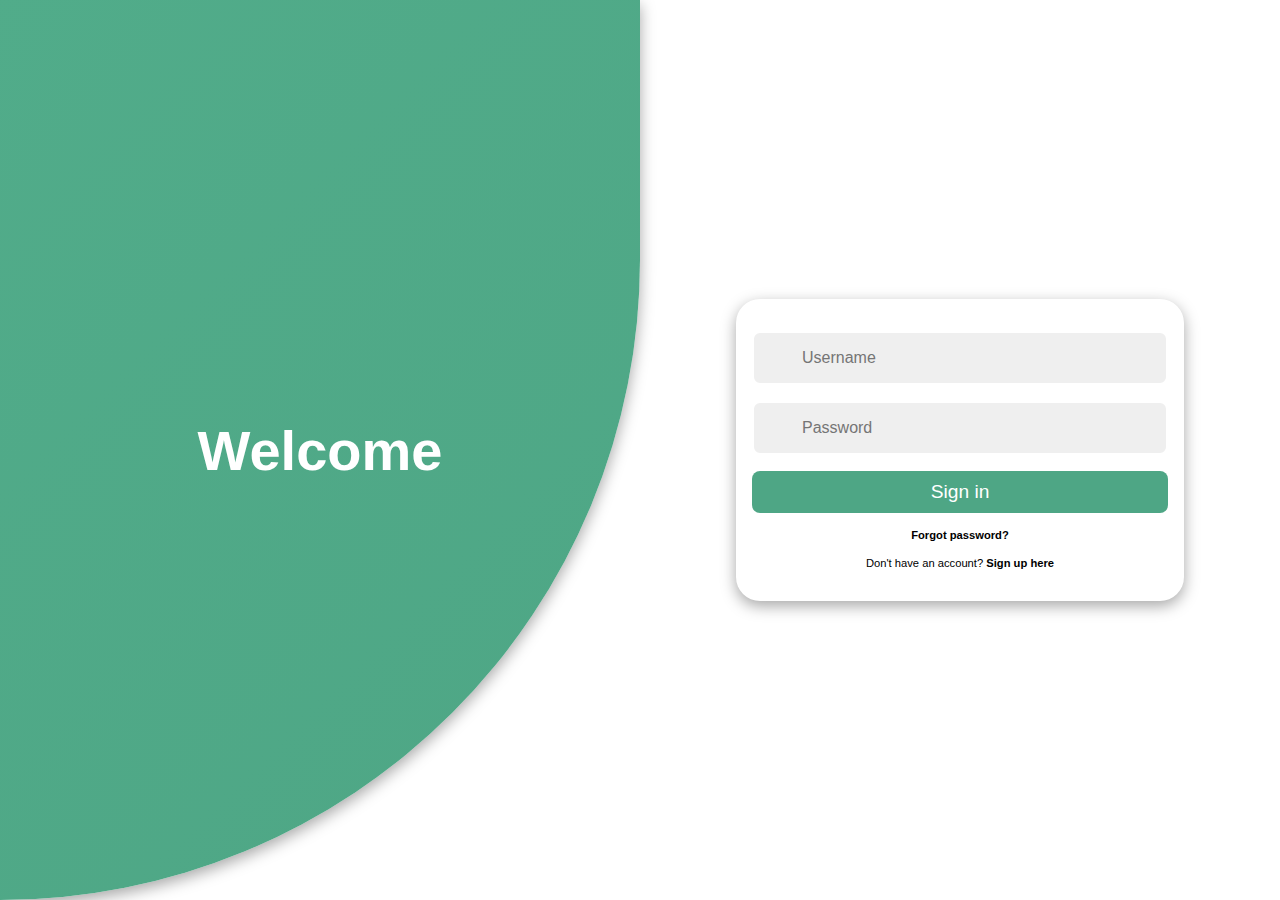
<file: index.html>
<!DOCTYPE html>
<html lang="en">

<head>
    <meta charset="UTF-8">
    <meta http-equiv="X-UA-Compatible" content="IE=edge">
    <meta name="viewport" content="width=device-width, initial-scale=1.0">
    <link rel="stylesheet" href="style.css">
    <title>Account</title>
</head>

<body>
    <div id="container" class="container">
        <!-- FORM SECTION -->
        <div class="row">
            <!-- SIGN UP -->
            <div class="col align-items-center flex-col sign-up">
                <div class="form-wrapper align-items-center">
                    <form action="/" method="post" class="form sign-up">
                        <div class="input-group">
                            <i class='bx bxs-user'></i>
                            <input type="text" placeholder="Username">
                        </div>
                        <div class="input-group">
                            <i class='bx bx-mail-send'></i>
                            <input type="email" placeholder="Email">
                        </div>
                        <div class="input-group">
                            <i class='bx bxs-lock-alt'></i>
                            <input type="password" placeholder="Password">
                        </div>
                        <div class="input-group">
                            <i class='bx bxs-lock-alt'></i>
                            <input type="password" placeholder="Confirm password">
                        </div>
                        <button>
                            Sign up
                        </button>
                        <p>
                            <span>
                                Already have an account?
                            </span>
                            <b onclick="toggle()" class="pointer">
                                Sign in here
                            </b>
                        </p>
                    </form>
                </div>
            </div>
            <!-- END SIGN UP -->
            <!-- SIGN IN -->
            <div class="col align-items-center flex-col sign-in">
                <div class="form-wrapper align-items-center">
                    <div class="form sign-in">
                        <div class="input-group">
                            <i class='bx bxs-user'></i>
                            <input type="text" placeholder="Username">
                        </div>
                        <div class="input-group">
                            <i class='bx bxs-lock-alt'></i>
                            <input type="password" placeholder="Password">
                        </div>
                        <button>
                            Sign in
                        </button>
                        <p>
                            <b>
                                Forgot password?
                            </b>
                        </p>
                        <p>
                            <span>
                                Don't have an account?
                            </span>
                            <b onclick="toggle()" class="pointer">
                                Sign up here
                            </b>
                        </p>
                    </div>
                </div>
                <div class="form-wrapper">

                </div>
            </div>
            <!-- END SIGN IN -->
        </div>
        <!-- END FORM SECTION -->
        <!-- CONTENT SECTION -->
        <div class="row content-row">
            <!-- SIGN IN CONTENT -->
            <div class="col align-items-center flex-col">
                <div class="text sign-in">
                    <h2 class="welcome">
                        Welcome
                    </h2>

                </div>
                <div class="img sign-in">

                </div>
            </div>
            <!-- END SIGN IN CONTENT -->
            <!-- SIGN UP CONTENT -->
            <div class="col align-items-center flex-col">
                <div class="img sign-up">

                </div>
                <div class="text sign-up">
                    <h2>
                        Join with us
                    </h2>

                </div>
            </div>
            <!-- END SIGN UP CONTENT -->
        </div>
        <!-- END CONTENT SECTION -->
    </div>

    <script>
        let container = document.getElementById('container')

        toggle = () => {
            container.classList.toggle('sign-in')
            container.classList.toggle('sign-up')
        }

        setTimeout(() => {
            container.classList.add('sign-in')
        }, 200)
    </script>
</body>

</html>
</file>
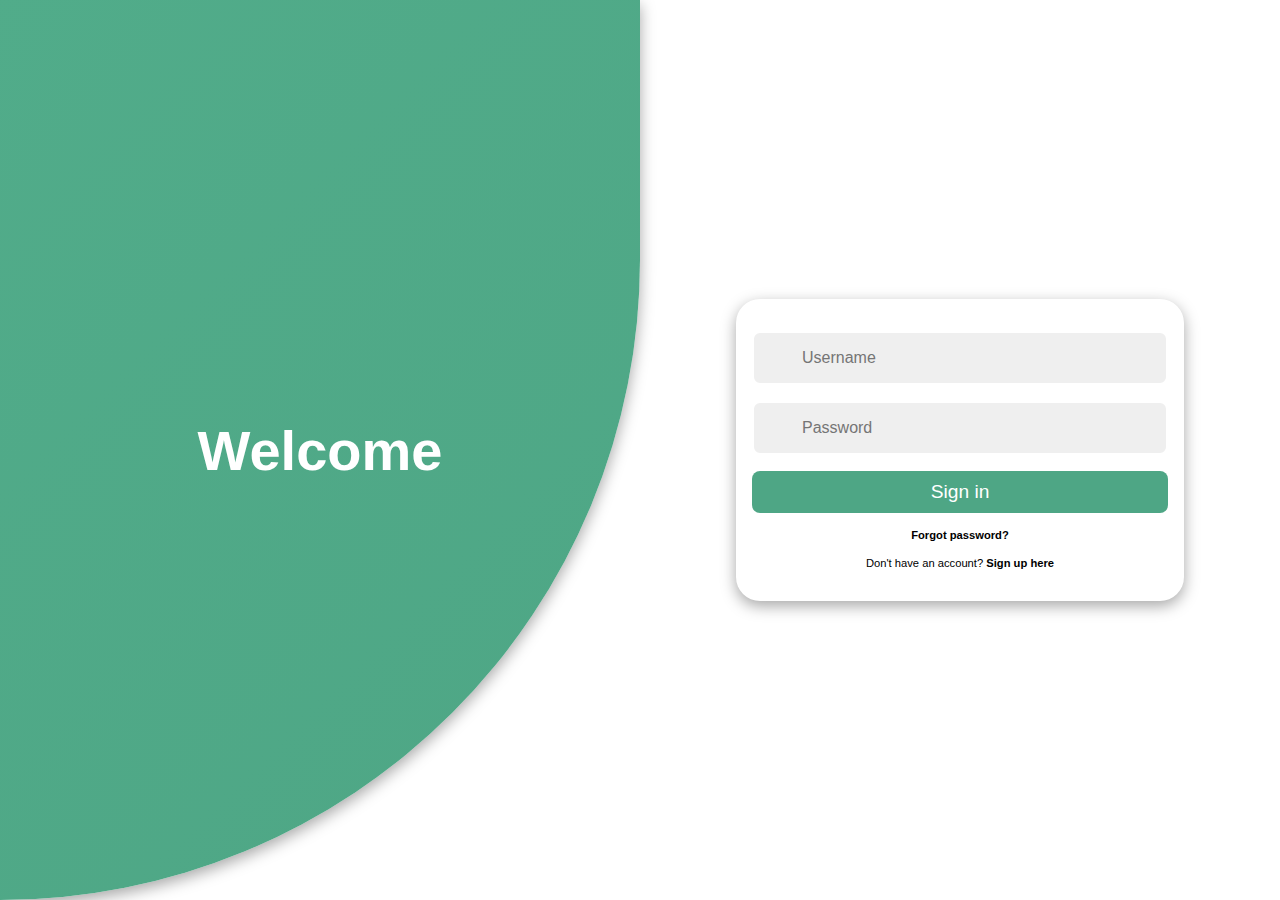
<file: login/index.html>
<!DOCTYPE html>
<html lang="en">

<head>
    <meta charset="UTF-8">
    <meta http-equiv="X-UA-Compatible" content="IE=edge">
    <meta name="viewport" content="width=device-width, initial-scale=1.0">
    <link rel="stylesheet" href="style.css">
    <title>Account</title>
</head>

<body>
    <div id="container" class="container">
        <!-- FORM SECTION -->
        <div class="row">
            <!-- SIGN UP -->
            <div class="col align-items-center flex-col sign-up">
                <div class="form-wrapper align-items-center">
                    <div class="form sign-up">
                        <div class="input-group">
                            <i class='bx bxs-user'></i>
                            <input type="text" placeholder="Username">
                        </div>
                        <div class="input-group">
                            <i class='bx bx-mail-send'></i>
                            <input type="email" placeholder="Email">
                        </div>
                        <div class="input-group">
                            <i class='bx bxs-lock-alt'></i>
                            <input type="password" placeholder="Password">
                        </div>
                        <div class="input-group">
                            <i class='bx bxs-lock-alt'></i>
                            <input type="password" placeholder="Confirm password">
                        </div>
                        <button>
                            Sign up
                        </button>
                        <p>
                            <span>
                                Already have an account?
                            </span>
                            <b onclick="toggle()" class="pointer">
                                Sign in here
                            </b>
                        </p>
                    </div>
                </div>

            </div>
            <!-- END SIGN UP -->
            <!-- SIGN IN -->
            <div class="col align-items-center flex-col sign-in">
                <div class="form-wrapper align-items-center">
                    <div class="form sign-in">
                        <div class="input-group">
                            <i class='bx bxs-user'></i>
                            <input type="text" placeholder="Username">
                        </div>
                        <div class="input-group">
                            <i class='bx bxs-lock-alt'></i>
                            <input type="password" placeholder="Password">
                        </div>
                        <button>
                            Sign in
                        </button>
                        <p>
                            <b>
                                Forgot password?
                            </b>
                        </p>
                        <p>
                            <span>
                                Don't have an account?
                            </span>
                            <b onclick="toggle()" class="pointer">
                                Sign up here
                            </b>
                        </p>
                    </div>
                </div>
                <div class="form-wrapper">

                </div>
            </div>
            <!-- END SIGN IN -->
        </div>
        <!-- END FORM SECTION -->
        <!-- CONTENT SECTION -->
        <div class="row content-row">
            <!-- SIGN IN CONTENT -->
            <div class="col align-items-center flex-col">
                <div class="text sign-in">
                    <h2 class="welcome">
                        Welcome
                    </h2>

                </div>
                <div class="img sign-in">

                </div>
            </div>
            <!-- END SIGN IN CONTENT -->
            <!-- SIGN UP CONTENT -->
            <div class="col align-items-center flex-col">
                <div class="img sign-up">

                </div>
                <div class="text sign-up">
                    <h2>
                        Join with us
                    </h2>

                </div>
            </div>
            <!-- END SIGN UP CONTENT -->
        </div>
        <!-- END CONTENT SECTION -->
    </div>

    <script>
        let container = document.getElementById('container')

        toggle = () => {
            container.classList.toggle('sign-in')
            container.classList.toggle('sign-up')
        }

        setTimeout(() => {
            container.classList.add('sign-in')
        }, 200)
    </script>
</body>

</html>
</file>
<file: style.css>
:root {
    --primary-color: #4EA685;
    --secondary-color: #57B894;
    --black: #000000;
    --white: #ffffff;
    --gray: #efefef;
    --gray-2: #757575;

    --facebook-color: #4267B2;
    --google-color: #DB4437;
    --twitter-color: #1DA1F2;
    --insta-color: #E1306C;
}

@import url('https://fonts.googleapis.com/css2?family=Poppins:wght@200;300;400;500;600&display=swap');

* {
    font-family: 'Poppins', sans-serif;
    margin: 0;
    padding: 0;
    box-sizing: border-box;
}

html,
body {
    height: 100vh;
    overflow: hidden;
}

.container {
    position: relative;
    min-height: 100vh;
    overflow: hidden;
}

.row {
    display: flex;
    flex-wrap: wrap;
    height: 100vh;
}

.col {
    width: 50%;
}

.align-items-center {
    display: flex;
    align-items: center;
    justify-content: center;
    text-align: center;
}

.form-wrapper {
    width: 100%;
    max-width: 28rem;
}

.form {
    padding: 1rem;
    background-color: var(--white);
    border-radius: 1.5rem;
    width: 100%;
    box-shadow: rgba(0, 0, 0, 0.35) 0px 5px 15px;
    transform: scale(0);
    transition: .5s ease-in-out;
    transition-delay: 1s;
}

.input-group {
    position: relative;
    width: 100%;
    margin: 1rem 0;
}

.input-group i {
    position: absolute;
    top: 50%;
    left: 1rem;
    transform: translateY(-50%);
    font-size: 1.4rem;
    color: var(--gray-2);
}

.input-group input {
    width: 100%;
    padding: 1rem 3rem;
    font-size: 1rem;
    background-color: var(--gray);
    border-radius: .5rem;
    border: 0.125rem solid var(--white);
    outline: none;
}

.input-group input:focus {
    border: 0.125rem solid var(--primary-color);
}

.form button {
    cursor: pointer;
    width: 100%;
    padding: .6rem 0;
    border-radius: .5rem;
    border: none;
    background-color: var(--primary-color);
    color: var(--white);
    font-size: 1.2rem;
    outline: none;
}

.form p {
    margin: 1rem 0;
    font-size: .7rem;
}

.flex-col {
    flex-direction: column;
}

.social-list {
    margin: 2rem 0;
    padding: 1rem;
    border-radius: 1.5rem;
    width: 100%;
    box-shadow: rgba(0, 0, 0, 0.35) 0px 5px 15px;
    transform: scale(0);
    transition: .5s ease-in-out;
    transition-delay: 1.2s;
}

.social-list>div {
    color: var(--white);
    margin: 0 .5rem;
    padding: .7rem;
    cursor: pointer;
    border-radius: .5rem;
    cursor: pointer;
    transform: scale(0);
    transition: .5s ease-in-out;
}

.social-list>div:nth-child(1) {
    transition-delay: 1.4s;
}

.social-list>div:nth-child(2) {
    transition-delay: 1.6s;
}

.social-list>div:nth-child(3) {
    transition-delay: 1.8s;
}

.social-list>div:nth-child(4) {
    transition-delay: 2s;
}

.social-list>div>i {
    font-size: 1.5rem;
    transition: .4s ease-in-out;
}

.social-list>div:hover i {
    transform: scale(1.5);
}

.facebook-bg {
    background-color: var(--facebook-color);
}

.google-bg {
    background-color: var(--google-color);
}

.twitter-bg {
    background-color: var(--twitter-color);
}

.insta-bg {
    background-color: var(--insta-color);
}

.pointer {
    cursor: pointer;
}

.container.sign-in .form.sign-in,
.container.sign-in .social-list.sign-in,
.container.sign-in .social-list.sign-in>div,
.container.sign-up .form.sign-up,
.container.sign-up .social-list.sign-up,
.container.sign-up .social-list.sign-up>div {
    transform: scale(1);
}

.content-row {
    position: absolute;
    top: 0;
    left: 0;
    pointer-events: none;
    z-index: 6;
    width: 100%;
}

.text {
    margin: 4rem;
    color: var(--white);
}

.text h2 {
    font-size: 3.5rem;
    font-weight: 800;
    margin: 2rem 0;
    transition: 1s ease-in-out;
}

.text p {
    font-weight: 600;
    transition: 1s ease-in-out;
    transition-delay: .2s;
}

.img img {
    width: 30vw;
    transition: 1s ease-in-out;
    transition-delay: .4s;
}

.text.sign-in h2,
.text.sign-in p,
.img.sign-in img {
    transform: translateX(-250%);
}

.text.sign-up h2,
.text.sign-up p,
.img.sign-up img {
    transform: translateX(250%);
}

.container.sign-in .text.sign-in h2,
.container.sign-in .text.sign-in p,
.container.sign-in .img.sign-in img,
.container.sign-up .text.sign-up h2,
.container.sign-up .text.sign-up p,
.container.sign-up .img.sign-up img {
    transform: translateX(0);
}

/* BACKGROUND */

.container::before {
    content: "";
    position: absolute;
    top: 0;
    right: 0;
    height: 100vh;
    width: 300vw;
    transform: translate(35%, 0);
    background-image: linear-gradient(-45deg, var(--primary-color) 0%, var(--secondary-color) 100%);
    transition: 1s ease-in-out;
    z-index: 6;
    box-shadow: rgba(0, 0, 0, 0.35) 0px 5px 15px;
    border-bottom-right-radius: max(50vw, 50vh);
    border-top-left-radius: max(50vw, 50vh);
}

.container.sign-in::before {
    transform: translate(0, 0);
    right: 50%;
}

.container.sign-up::before {
    transform: translate(100%, 0);
    right: 50%;
}

/* RESPONSIVE */

@media only screen and (max-width: 425px) {

    .container::before,
    .container.sign-in::before,
    .container.sign-up::before {
        height: 100vh;
        border-bottom-right-radius: 0;
        border-top-left-radius: 0;
        z-index: 0;
        transform: none;
        right: 0;
    }

    /* .container.sign-in .col.sign-up {
        transform: translateY(100%);
    } */

    .container.sign-in .col.sign-in,
    .container.sign-up .col.sign-up {
        transform: translateY(0);
    }

    .content-row {
        align-items: flex-start !important;
    }

    .content-row .col {
        transform: translateY(0);
        background-color: unset;
    }

    .col {
        width: 100%;
        position: absolute;
        padding: 2rem;
        background-color: var(--white);
        border-top-left-radius: 2rem;
        border-top-right-radius: 2rem;
        transform: translateY(100%);
        transition: 1s ease-in-out;
    }

    .row {
        align-items: flex-end;
        justify-content: flex-end;
    }

    .form,
    .social-list {
        box-shadow: none;
        margin: 0;
        padding: 0;
    }

    .text {
        margin: 0;
    }

    .text p {
        display: none;
    }

    .text h2 {
        margin: .5rem;
        font-size: 2rem;
    }
}
</file>
<file: login/style.css>
:root {
    --primary-color: #4EA685;
    --secondary-color: #57B894;
    --black: #000000;
    --white: #ffffff;
    --gray: #efefef;
    --gray-2: #757575;

    --facebook-color: #4267B2;
    --google-color: #DB4437;
    --twitter-color: #1DA1F2;
    --insta-color: #E1306C;
}

@import url('https://fonts.googleapis.com/css2?family=Poppins:wght@200;300;400;500;600&display=swap');

* {
    font-family: 'Poppins', sans-serif;
    margin: 0;
    padding: 0;
    box-sizing: border-box;
}

html,
body {
    height: 100vh;
    overflow: hidden;
}

.container {
    position: relative;
    min-height: 100vh;
    overflow: hidden;
}

.row {
    display: flex;
    flex-wrap: wrap;
    height: 100vh;
}

.col {
    width: 50%;
}

.align-items-center {
    display: flex;
    align-items: center;
    justify-content: center;
    text-align: center;
}

.form-wrapper {
    width: 100%;
    max-width: 28rem;
}

.form {
    padding: 1rem;
    background-color: var(--white);
    border-radius: 1.5rem;
    width: 100%;
    box-shadow: rgba(0, 0, 0, 0.35) 0px 5px 15px;
    transform: scale(0);
    transition: .5s ease-in-out;
    transition-delay: 1s;
}

.input-group {
    position: relative;
    width: 100%;
    margin: 1rem 0;
}

.input-group i {
    position: absolute;
    top: 50%;
    left: 1rem;
    transform: translateY(-50%);
    font-size: 1.4rem;
    color: var(--gray-2);
}

.input-group input {
    width: 100%;
    padding: 1rem 3rem;
    font-size: 1rem;
    background-color: var(--gray);
    border-radius: .5rem;
    border: 0.125rem solid var(--white);
    outline: none;
}

.input-group input:focus {
    border: 0.125rem solid var(--primary-color);
}

.form button {
    cursor: pointer;
    width: 100%;
    padding: .6rem 0;
    border-radius: .5rem;
    border: none;
    background-color: var(--primary-color);
    color: var(--white);
    font-size: 1.2rem;
    outline: none;
}

.form p {
    margin: 1rem 0;
    font-size: .7rem;
}

.flex-col {
    flex-direction: column;
}

.social-list {
    margin: 2rem 0;
    padding: 1rem;
    border-radius: 1.5rem;
    width: 100%;
    box-shadow: rgba(0, 0, 0, 0.35) 0px 5px 15px;
    transform: scale(0);
    transition: .5s ease-in-out;
    transition-delay: 1.2s;
}

.social-list>div {
    color: var(--white);
    margin: 0 .5rem;
    padding: .7rem;
    cursor: pointer;
    border-radius: .5rem;
    cursor: pointer;
    transform: scale(0);
    transition: .5s ease-in-out;
}

.social-list>div:nth-child(1) {
    transition-delay: 1.4s;
}

.social-list>div:nth-child(2) {
    transition-delay: 1.6s;
}

.social-list>div:nth-child(3) {
    transition-delay: 1.8s;
}

.social-list>div:nth-child(4) {
    transition-delay: 2s;
}

.social-list>div>i {
    font-size: 1.5rem;
    transition: .4s ease-in-out;
}

.social-list>div:hover i {
    transform: scale(1.5);
}

.facebook-bg {
    background-color: var(--facebook-color);
}

.google-bg {
    background-color: var(--google-color);
}

.twitter-bg {
    background-color: var(--twitter-color);
}

.insta-bg {
    background-color: var(--insta-color);
}

.pointer {
    cursor: pointer;
}

.container.sign-in .form.sign-in,
.container.sign-in .social-list.sign-in,
.container.sign-in .social-list.sign-in>div,
.container.sign-up .form.sign-up,
.container.sign-up .social-list.sign-up,
.container.sign-up .social-list.sign-up>div {
    transform: scale(1);
}

.content-row {
    position: absolute;
    top: 0;
    left: 0;
    pointer-events: none;
    z-index: 6;
    width: 100%;
}

.text {
    margin: 4rem;
    color: var(--white);
}

.text h2 {
    font-size: 3.5rem;
    font-weight: 800;
    margin: 2rem 0;
    transition: 1s ease-in-out;
}

.text p {
    font-weight: 600;
    transition: 1s ease-in-out;
    transition-delay: .2s;
}

.img img {
    width: 30vw;
    transition: 1s ease-in-out;
    transition-delay: .4s;
}

.text.sign-in h2,
.text.sign-in p,
.img.sign-in img {
    transform: translateX(-250%);
}

.text.sign-up h2,
.text.sign-up p,
.img.sign-up img {
    transform: translateX(250%);
}

.container.sign-in .text.sign-in h2,
.container.sign-in .text.sign-in p,
.container.sign-in .img.sign-in img,
.container.sign-up .text.sign-up h2,
.container.sign-up .text.sign-up p,
.container.sign-up .img.sign-up img {
    transform: translateX(0);
}

/* BACKGROUND */

.container::before {
    content: "";
    position: absolute;
    top: 0;
    right: 0;
    height: 100vh;
    width: 300vw;
    transform: translate(35%, 0);
    background-image: linear-gradient(-45deg, var(--primary-color) 0%, var(--secondary-color) 100%);
    transition: 1s ease-in-out;
    z-index: 6;
    box-shadow: rgba(0, 0, 0, 0.35) 0px 5px 15px;
    border-bottom-right-radius: max(50vw, 50vh);
    border-top-left-radius: max(50vw, 50vh);
}

.container.sign-in::before {
    transform: translate(0, 0);
    right: 50%;
}

.container.sign-up::before {
    transform: translate(100%, 0);
    right: 50%;
}

/* RESPONSIVE */

@media only screen and (max-width: 425px) {

    .container::before,
    .container.sign-in::before,
    .container.sign-up::before {
        height: 100vh;
        border-bottom-right-radius: 0;
        border-top-left-radius: 0;
        z-index: 0;
        transform: none;
        right: 0;
    }

    /* .container.sign-in .col.sign-up {
        transform: translateY(100%);
    } */

    .container.sign-in .col.sign-in,
    .container.sign-up .col.sign-up {
        transform: translateY(0);
    }

    .content-row {
        align-items: flex-start !important;
    }

    .content-row .col {
        transform: translateY(0);
        background-color: unset;
    }

    .col {
        width: 100%;
        position: absolute;
        padding: 2rem;
        background-color: var(--white);
        border-top-left-radius: 2rem;
        border-top-right-radius: 2rem;
        transform: translateY(100%);
        transition: 1s ease-in-out;
    }

    .row {
        align-items: flex-end;
        justify-content: flex-end;
    }

    .form,
    .social-list {
        box-shadow: none;
        margin: 0;
        padding: 0;
    }

    .text {
        margin: 0;
    }

    .text p {
        display: none;
    }

    .text h2 {
        margin: .5rem;
        font-size: 2rem;
    }
}
</file>
